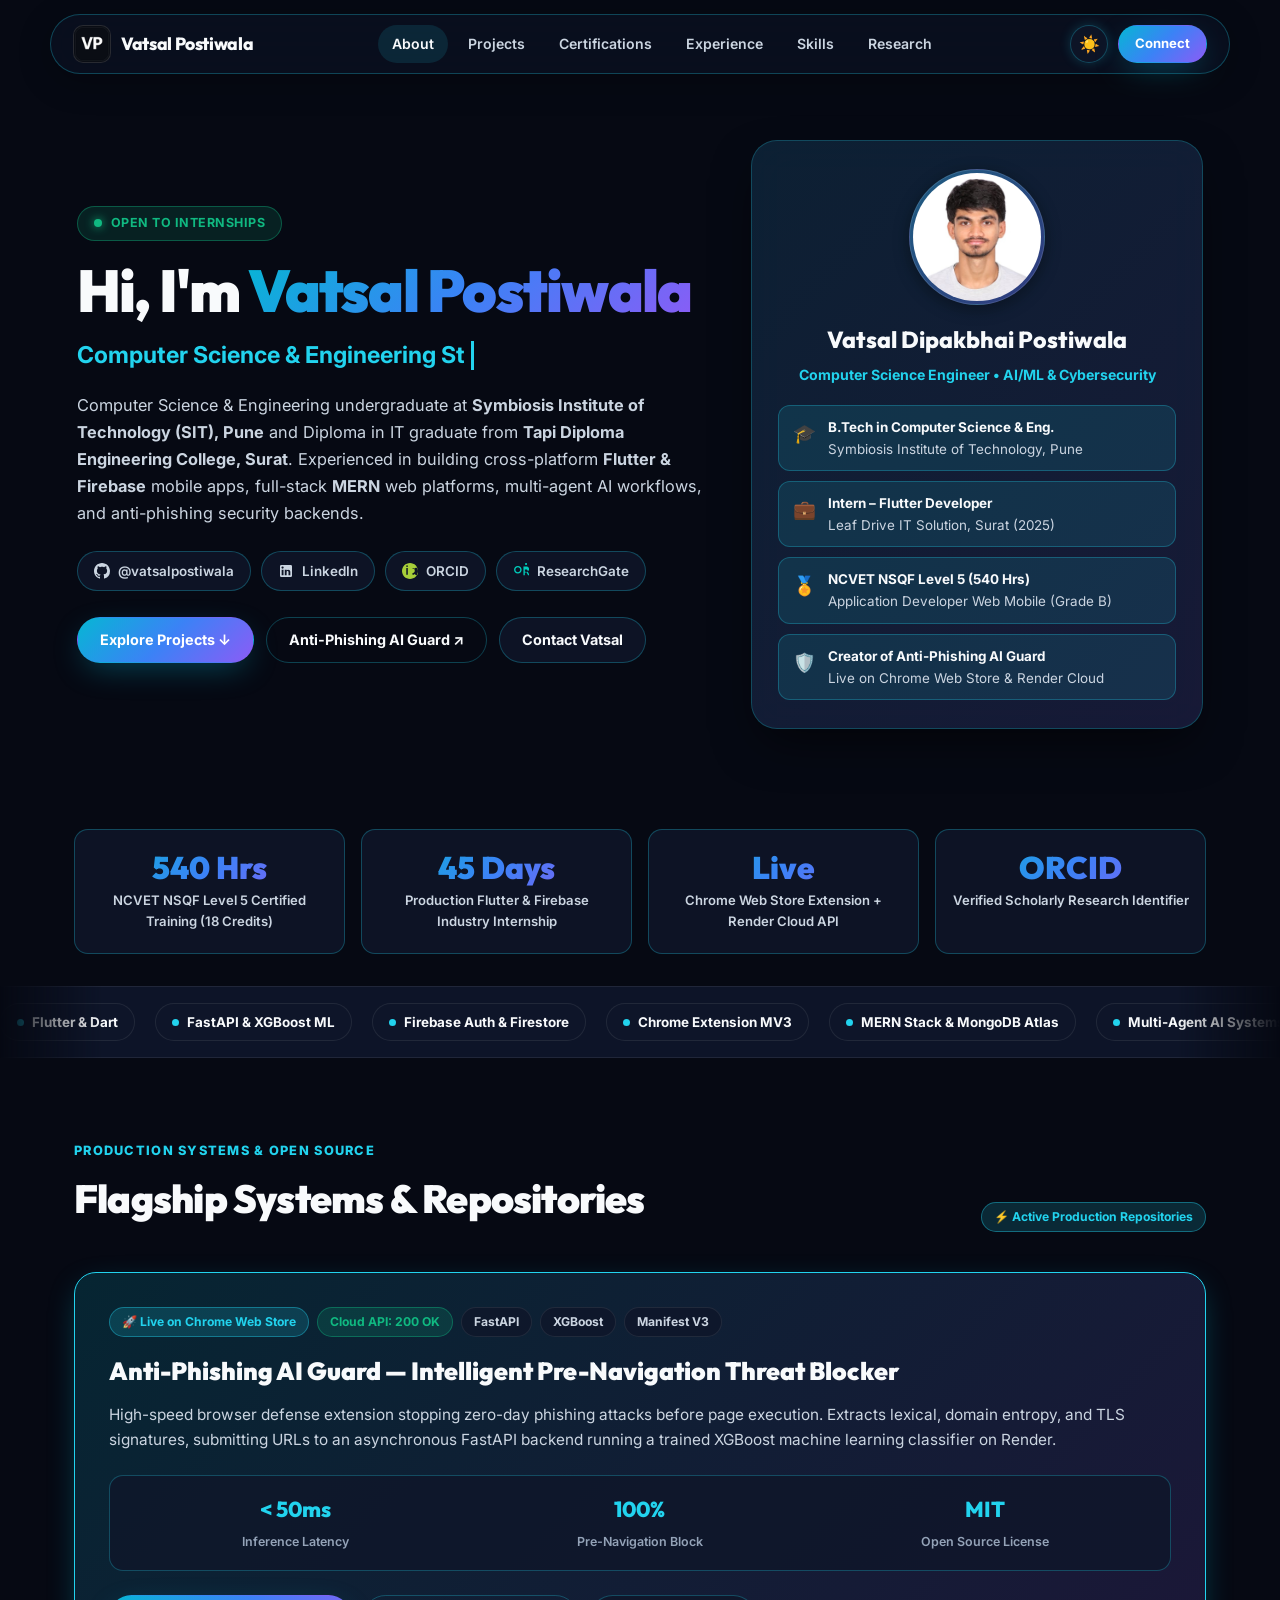
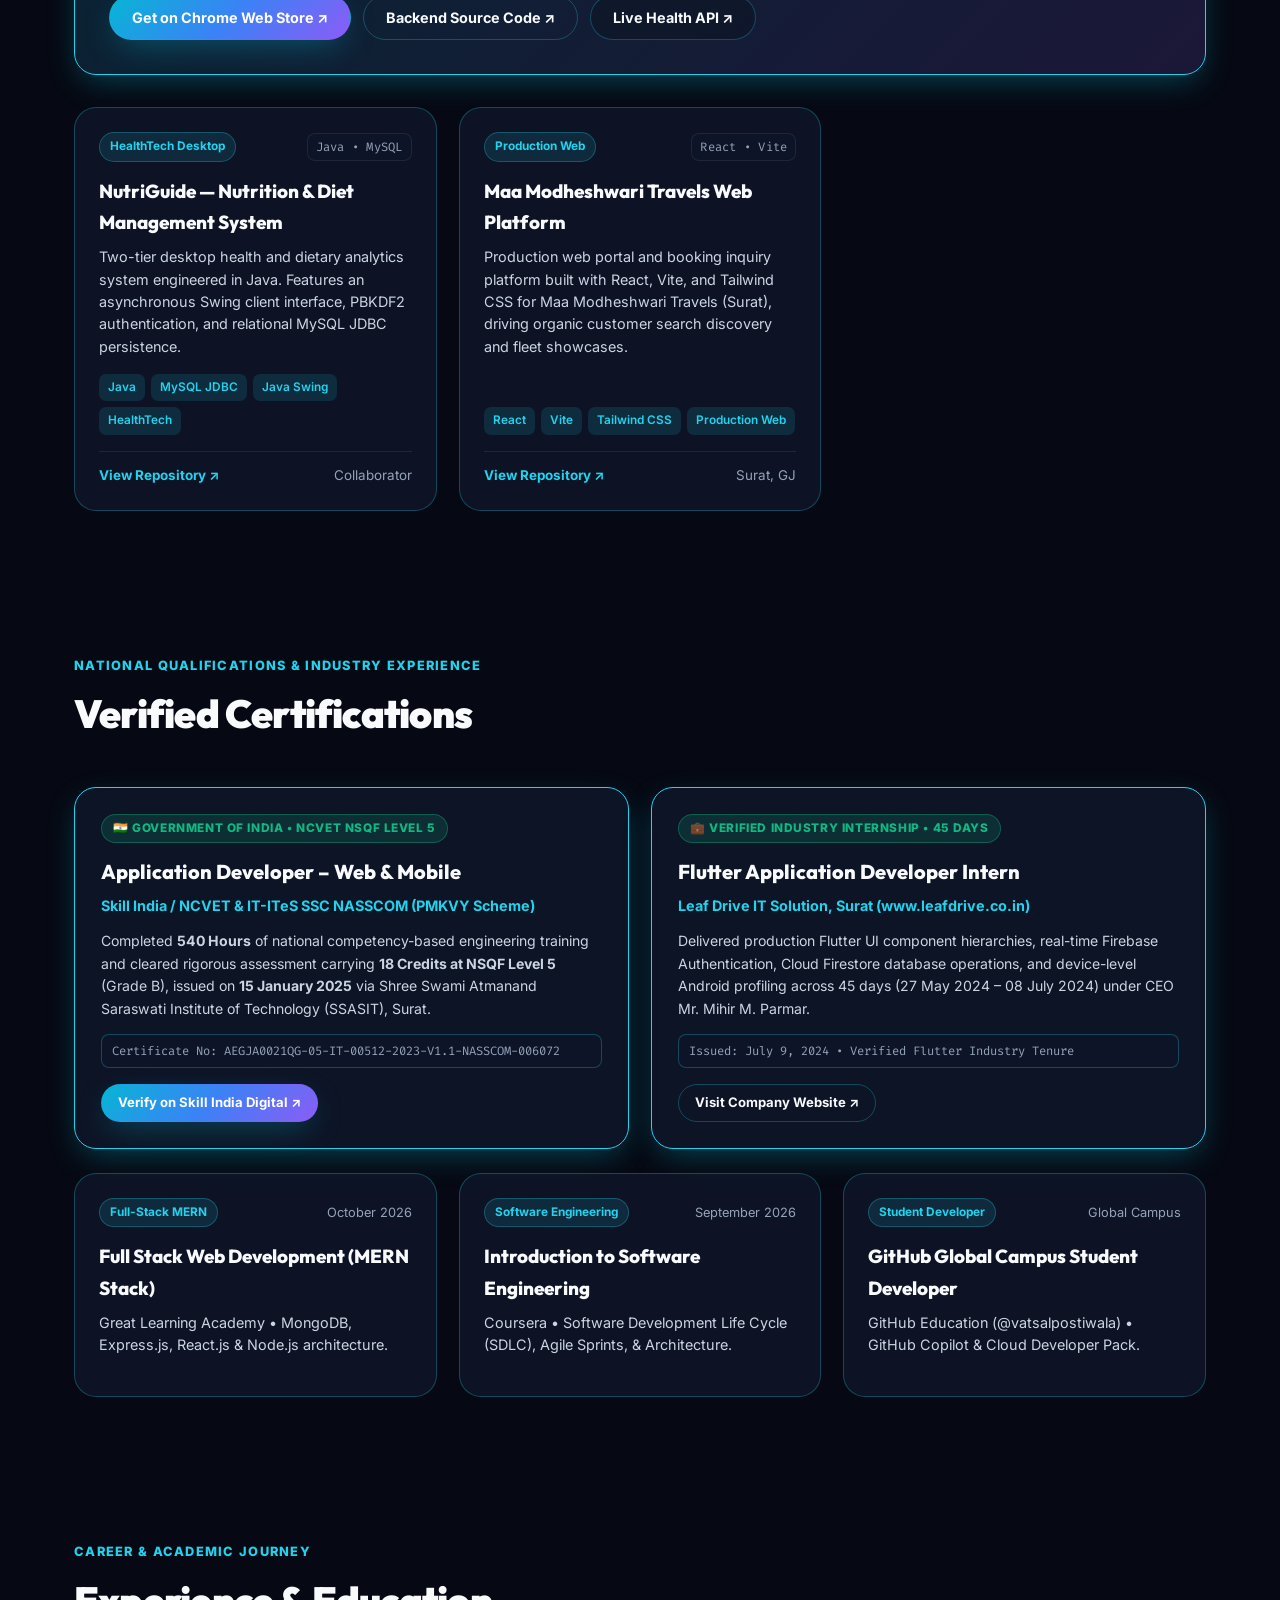
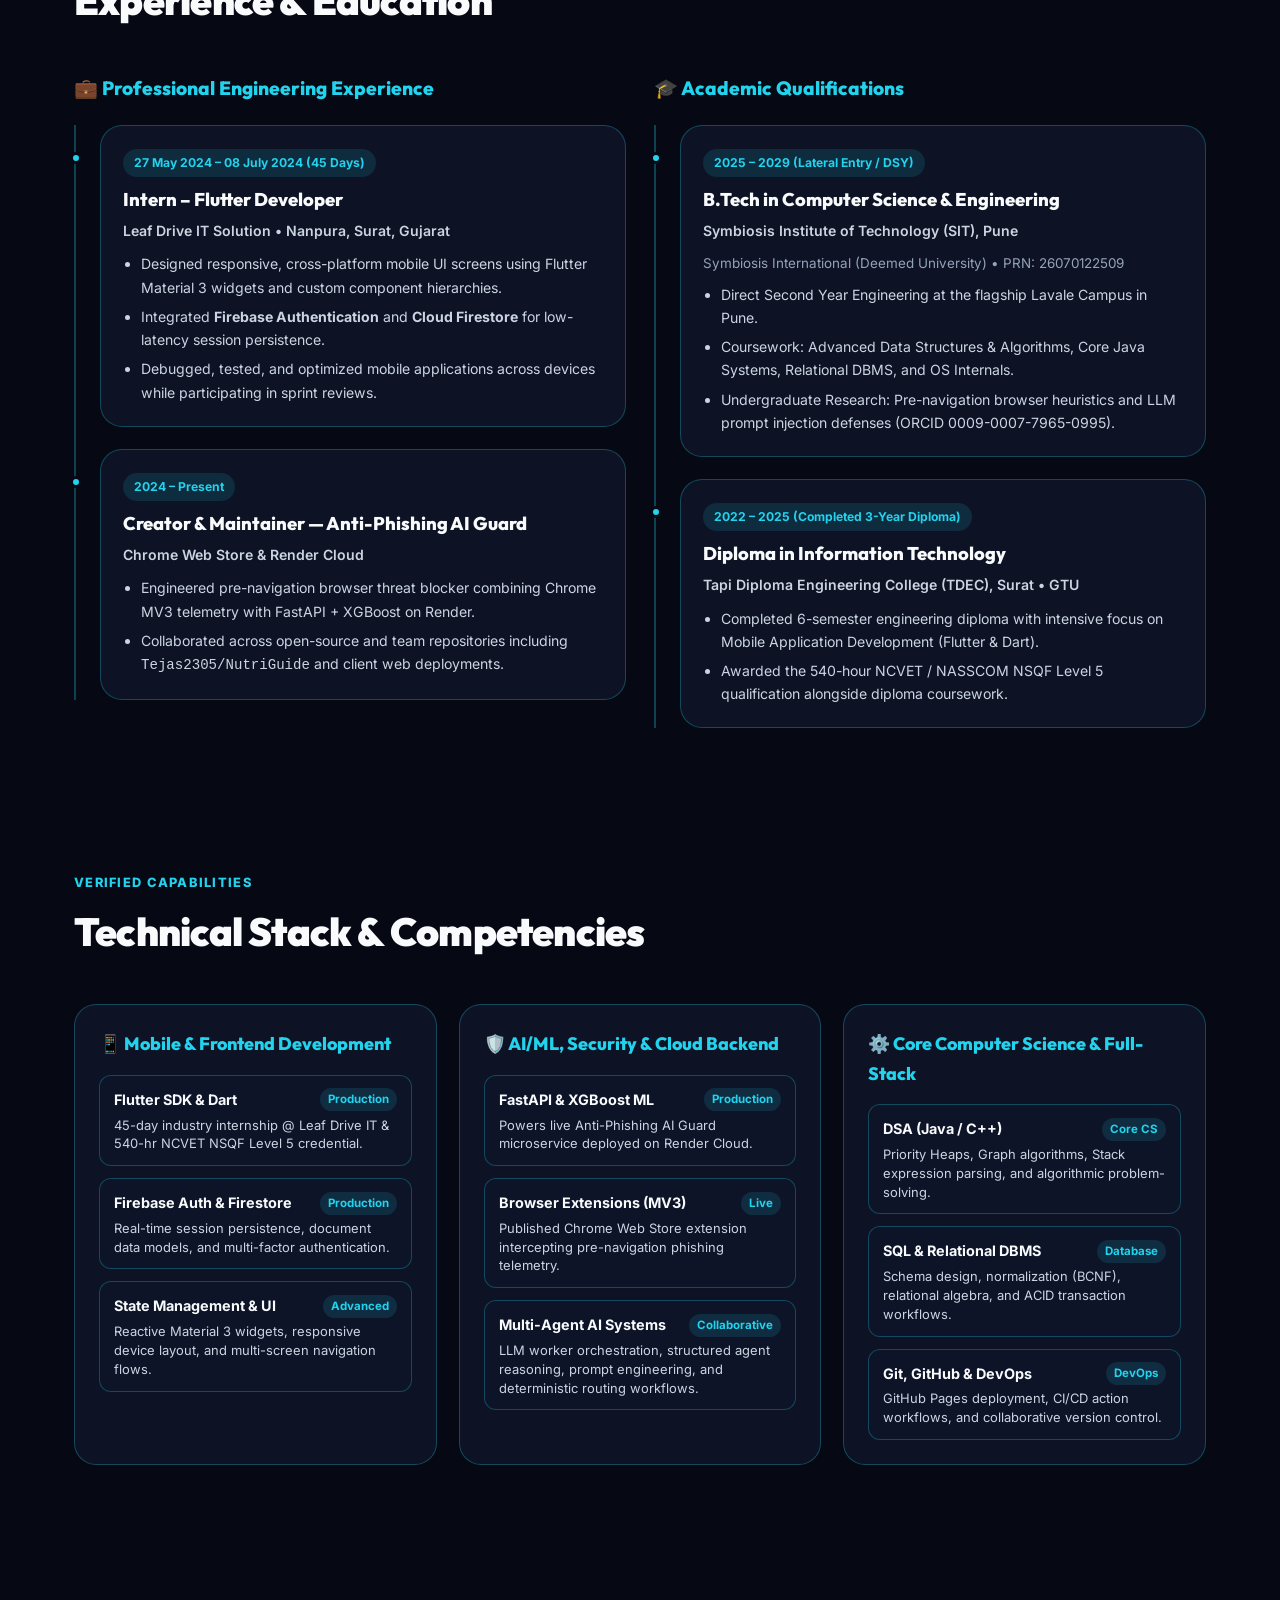
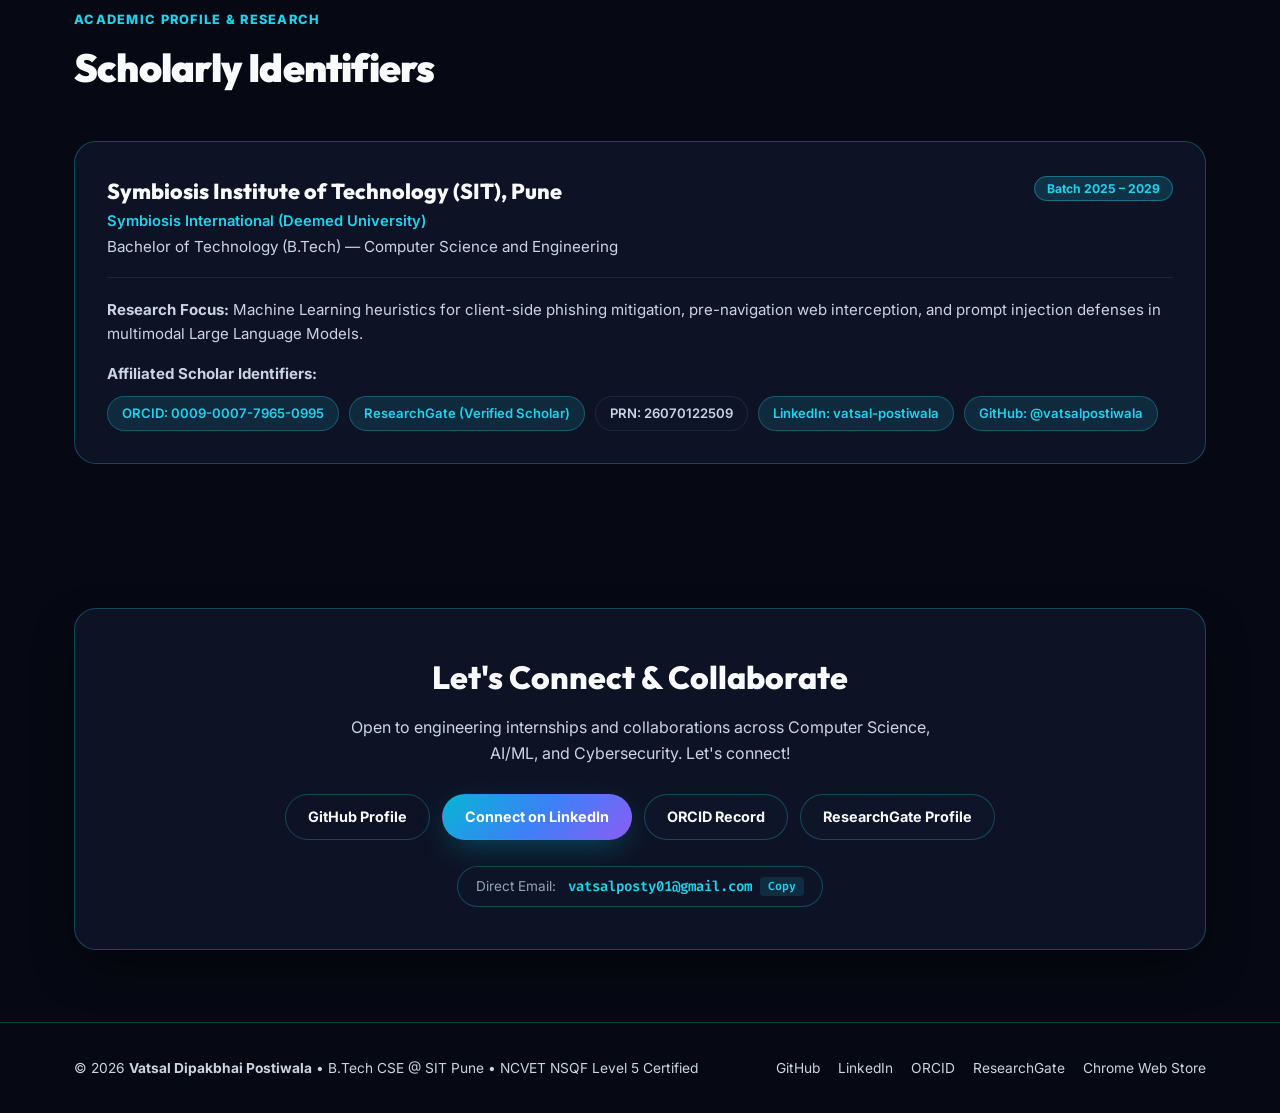
<file: index.html>
<!DOCTYPE html>
<html lang="en">
<head>
  <meta charset="UTF-8" />
  <meta name="viewport" content="width=device-width, initial-scale=1.0" />
  
  <!-- Primary Meta Tags -->
  <title>Vatsal Postiwala | Computer Science Engineer • AI/ML &amp; Cybersecurity</title>
  <meta name="title" content="Vatsal Postiwala | Computer Science Engineer • AI/ML &amp; Cybersecurity" />
  <meta name="description" content="Official engineering portfolio of Vatsal Postiwala (Vatsal Dipakbhai Postiwala). B.Tech CSE at SIT Pune, Creator of Anti-Phishing AI Guard. Open to internships across CSE, AI/ML, and Cybersecurity." />
  <meta name="keywords" content="Vatsal Postiwala, Vatsal Postiwala github, Vatsal Dipakbhai Postiwala, vatsalpostiwala, Computer Science, AI/ML, Cybersecurity, Flutter Developer, Anti-Phishing AI Guard, SIT Pune, Symbiosis Institute of Technology, NCVET NASSCOM NSQF Level 5, Skill India Digital, Leaf Drive IT Solution, ORCID 0009-0007-7965-0995, ResearchGate Vatsal Postiwala" />
  <meta name="author" content="Vatsal Dipakbhai Postiwala" />
  
  <!-- Search Engine Crawlers & Directives -->
  <meta name="robots" content="index, follow, max-snippet:-1, max-image-preview:large, max-video-preview:-1" />
  <meta name="googlebot" content="index, follow, max-snippet:-1, max-image-preview:large, max-video-preview:-1" />
  <meta name="bingbot" content="index, follow, max-snippet:-1, max-image-preview:large, max-video-preview:-1" />
  <meta name="rating" content="general" />
  <meta name="revisit-after" content="2 days" />

  <meta name="google-site-verification" content="google4d880d1636c19c37" />

  <!-- Open Graph / Recruiter Link Preview -->
  <meta property="og:type" content="website" />
  <meta property="og:url" content="https://vatsalpostiwala.github.io/" />
  <meta property="og:title" content="Vatsal Postiwala | Computer Science Engineer • AI/ML &amp; Cybersecurity" />
  <meta property="og:description" content="B.Tech CSE at SIT Pune • Creator of Anti-Phishing AI Guard • Open to internships across CSE, AI/ML, and Cybersecurity." />
  <meta property="og:image" content="https://vatsalpostiwala.github.io/assets/profile.jpg" />
  <meta property="og:image:width" content="800" />
  <meta property="og:image:height" content="800" />

  <!-- Twitter -->
  <meta property="twitter:card" content="summary" />
  <meta property="twitter:url" content="https://vatsalpostiwala.github.io/" />
  <meta property="twitter:title" content="Vatsal Postiwala | Computer Science Engineer • AI/ML &amp; Cybersecurity" />
  <meta property="twitter:description" content="B.Tech CSE at SIT Pune • Creator of Anti-Phishing AI Guard • Open to internships across CSE, AI/ML, and Cybersecurity." />
  <meta property="twitter:image" content="https://vatsalpostiwala.github.io/assets/profile.jpg" />

  <!-- Canonical URL -->
  <link rel="canonical" href="https://vatsalpostiwala.github.io/" />

  <!-- Favicons for Google Search & Modern Browsers -->
  <link rel="icon" type="image/png" sizes="48x48" href="favicon-48x48.png?v=5.0" />
  <link rel="icon" type="image/png" sizes="96x96" href="favicon-96x96.png?v=5.0" />
  <link rel="icon" type="image/png" sizes="192x192" href="favicon-192x192.png?v=5.0" />
  <link rel="icon" type="image/png" sizes="32x32" href="favicon-32x32.png?v=5.0" />
  <link rel="icon" type="image/png" sizes="16x16" href="favicon-16x16.png?v=5.0" />
  <link rel="icon" type="image/svg+xml" href="favicon.svg?v=5.0" />
  <link rel="shortcut icon" href="favicon.ico?v=5.0" />
  <link rel="apple-touch-icon" sizes="180x180" href="apple-touch-icon.png?v=5.0" />

  <!-- Google Fonts -->
  <link rel="preconnect" href="https://fonts.googleapis.com" />
  <link rel="preconnect" href="https://fonts.gstatic.com" crossorigin />
  <link href="https://fonts.googleapis.com/css2?family=Fira+Code:wght@400;500;600&family=Inter:wght@300;400;500;600;700;800&family=Outfit:wght@500;600;700;800;900&display=swap" rel="stylesheet" />

  <link rel="stylesheet" href="style.css?v=5.0" />

  <!-- Structured Data (JSON-LD) for Google Knowledge Graph & People Search -->
  <script type="application/ld+json">
  {
    "@context": "https://schema.org",
    "@graph": [
      {
        "@type": "WebSite",
        "@id": "https://vatsalpostiwala.github.io/#website",
        "url": "https://vatsalpostiwala.github.io/",
        "name": "Vatsal Postiwala Portfolio",
        "description": "Official software engineering portfolio of Vatsal Postiwala (Vatsal Dipakbhai Postiwala).",
        "publisher": {
          "@id": "https://vatsalpostiwala.github.io/#person"
        },
        "inLanguage": "en-US"
      },
      {
        "@type": "ProfilePage",
        "@id": "https://vatsalpostiwala.github.io/#profilepage",
        "url": "https://vatsalpostiwala.github.io/",
        "name": "Vatsal Postiwala | Computer Science Engineer • AI/ML & Cybersecurity",
        "isPartOf": {
          "@id": "https://vatsalpostiwala.github.io/#website"
        },
        "about": {
          "@id": "https://vatsalpostiwala.github.io/#person"
        },
        "mainEntity": {
          "@id": "https://vatsalpostiwala.github.io/#person"
        }
      },
      {
        "@type": "Person",
        "@id": "https://vatsalpostiwala.github.io/#person",
        "name": "Vatsal Postiwala",
        "givenName": "Vatsal",
        "familyName": "Postiwala",
        "additionalName": "Dipakbhai",
        "alternateName": [
          "Vatsal Dipakbhai Postiwala",
          "vatsalpostiwala",
          "Vatsal Postiwala GitHub",
          "Vatsal Postiwala SIT Pune"
        ],
        "url": "https://vatsalpostiwala.github.io",
        "image": {
          "@type": "ImageObject",
          "url": "https://vatsalpostiwala.github.io/assets/profile.jpg",
          "caption": "Vatsal Postiwala — Computer Science Engineer"
        },
        "jobTitle": "Computer Science Engineer | AI/ML & Cybersecurity",
        "description": "B.Tech CSE undergraduate at Symbiosis Institute of Technology (SIT), Pune. Creator of Anti-Phishing AI Guard, Ex-Flutter Intern at Leaf Drive IT Solution, and NCVET NSQF Level 5 Certified Application Developer.",
        "affiliation": {
          "@type": "CollegeOrUniversity",
          "name": "Symbiosis Institute of Technology",
          "url": "https://www.sitpune.edu.in",
          "address": {
            "@type": "PostalAddress",
            "addressLocality": "Pune",
            "addressRegion": "Maharashtra",
            "addressCountry": "India"
          },
          "parentOrganization": {
            "@type": "EducationalOrganization",
            "name": "Symbiosis International (Deemed University)"
          }
        },
        "alumniOf": {
          "@type": "EducationalOrganization",
          "name": "Tapi Diploma Engineering College, Surat"
        },
        "hasCredential": [
          {
            "@type": "EducationalOccupationalCredential",
            "name": "Application Developer - Web & Mobile",
            "credentialCategory": "NSQF Level 5 (540 Hrs, 18 Credits)",
            "recognizedBy": {
              "@type": "Organization",
              "name": "NCVET & IT-ITeS SSC NASSCOM"
            },
            "url": "https://admin.skillindiadigital.gov.in/documentverificationbyQR?content=[base64]%3D%3D"
          }
        ],
        "sameAs": [
          "https://github.com/vatsalpostiwala",
          "https://www.linkedin.com/in/vatsal-postiwala",
          "https://orcid.org/0009-0007-7965-0995",
          "https://www.researchgate.net/profile/Vatsal-Postiwala",
          "https://chromewebstore.google.com/detail/anti-phishing-ai-guard/hacojgdkakkkjlbiakmdnigchjlaikkh"
        ],
        "knowsAbout": [
          "Flutter Development",
          "Dart Programming",
          "Firebase Authentication & Firestore",
          "Machine Learning & XGBoost",
          "Cybersecurity & Pre-Navigation Phishing Detection",
          "FastAPI Backend Development",
          "Chrome Extensions (Manifest V3)",
          "Java & Object-Oriented Programming",
          "Data Structures & Algorithms",
          "Relational DBMS & SQL",
          "Full-Stack Web Development & MongoDB Atlas"
        ]
      }
    ]
  }
  </script>
</head>
<body>
  <!-- Scroll Progress Bar -->
  <div id="scroll-progress"></div>

  <!-- Sticky Glassmorphic Navbar -->
  <header class="navbar" id="navbar">
    <div class="container nav-content">
      <a href="#about" class="nav-brand" id="brandLink">
        <div class="brand-badge"><img src="favicon-48x48.png?v=5.0" alt="VP Logo" class="brand-logo-img" width="38" height="38" /></div>
        <span class="brand-name">Vatsal Postiwala</span>
      </a>

      <nav class="nav-links" id="navLinks" aria-label="Main Navigation">
        <a href="#about" class="nav-item active">About</a>
        <a href="#projects" class="nav-item">Projects</a>
        <a href="#credentials" class="nav-item">Certifications</a>
        <a href="#experience" class="nav-item">Experience</a>
        <a href="#skills" class="nav-item">Skills</a>
        <a href="#research" class="nav-item">Research</a>
      </nav>

      <div class="nav-actions">
        <!-- Dark / Light Mode Toggle Button -->
        <button class="theme-toggle-btn" id="theme-toggle" title="Toggle Dark / Light Theme" aria-label="Toggle Theme">
          <span id="theme-icon">☀️</span>
        </button>

        <a href="#contact" class="btn btn-sm btn-primary nav-connect-btn">Connect</a>

        <!-- Mobile Hamburger Toggle -->
        <button class="mobile-menu-btn" id="mobile-menu-btn" aria-label="Toggle Navigation Menu" aria-expanded="false">
          <span class="hamburger-bar"></span>
          <span class="hamburger-bar"></span>
          <span class="hamburger-bar"></span>
        </button>
      </div>
    </div>
  </header>

  <!-- Mobile Navigation Drawer -->
  <div class="mobile-drawer" id="mobile-drawer" role="dialog" aria-label="Mobile Navigation">
    <a href="#about" class="drawer-link">About Overview</a>
    <a href="#projects" class="drawer-link">Featured Projects</a>
    <a href="#credentials" class="drawer-link">NCVET &amp; Certifications</a>
    <a href="#experience" class="drawer-link">Experience &amp; Education</a>
    <a href="#skills" class="drawer-link">Skills &amp; Architecture</a>
    <a href="#research" class="drawer-link">Research &amp; ORCID</a>
    <a href="#contact" class="drawer-link">Get In Touch</a>
  </div>

  <main id="top">
    <!-- HERO / ABOUT SECTION -->
    <section class="hero-section" id="about">
      <div class="container hero-container">
        <div class="hero-grid">
          <!-- Left Text Content -->
          <div class="hero-text-block reveal visible">
            <div class="status-pill">
              <span class="status-dot"></span>
              <span>Open to Internships</span>
            </div>

            <h1 class="hero-title">
              Hi, I'm <span class="gradient-text">Vatsal Postiwala</span>
            </h1>

            <div class="typewriter-row">
              <span id="typewriter-text">Computer Science &amp; Engineering Student</span>
              <span class="cursor-caret"></span>
            </div>

            <p class="hero-bio">
              Computer Science &amp; Engineering undergraduate at <strong>Symbiosis Institute of Technology (SIT), Pune</strong> and Diploma in IT graduate from <strong>Tapi Diploma Engineering College, Surat</strong>. Experienced in building cross-platform <strong>Flutter &amp; Firebase</strong> mobile apps, full-stack <strong>MERN</strong> web platforms, multi-agent AI workflows, and anti-phishing security backends.
            </p>

            <!-- Verified Profile Badges -->
            <div class="credentials-bar">
              <a href="https://github.com/vatsalpostiwala" target="_blank" rel="noopener" class="credential-pill github-pill" title="GitHub: @vatsalpostiwala">
                <svg class="pill-icon" viewBox="0 0 16 16" fill="currentColor"><path d="M8 0C3.58 0 0 3.58 0 8c0 3.54 2.29 6.53 5.47 7.59.4.07.55-.17.55-.38 0-.19-.01-.82-.01-1.49-2.01.37-2.53-.49-2.69-.94-.09-.23-.48-.94-.82-1.13-.28-.15-.68-.52-.01-.53.63-.01 1.08.58 1.23.82.72 1.21 1.87.87 2.33.66.07-.52.28-.87.51-1.07-1.78-.2-3.64-.89-3.64-3.95 0-.87.31-1.59.82-2.15-.08-.2-.36-1.02.08-2.12 0 0 .67-.21 2.2.82.64-.18 1.32-.27 2-.27.68 0 1.36.09 2 .27 1.53-1.04 2.2-.82 2.2-.82.44 1.1.16 1.92.08 2.12.51.56.82 1.27.82 2.15 0 3.07-1.87 3.75-3.65 3.95.29.25.54.73.54 1.48 0 1.07-.01 1.93-.01 2.2 0 .21.15.46.55.38A8.013 8.013 0 0016 8c0-4.42-3.58-8-8-8z"/></svg>
                <span class="pill-text-desktop">@vatsalpostiwala</span>
                <span class="pill-text-mobile">GitHub</span>
              </a>

              <a href="https://www.linkedin.com/in/vatsal-postiwala" target="_blank" rel="noopener" class="credential-pill linkedin-pill" title="LinkedIn: vatsal-postiwala">
                <svg class="pill-icon" viewBox="0 0 24 24" fill="currentColor"><path d="M19 3a2 2 0 0 1 2 2v14a2 2 0 0 1-2 2H5a2 2 0 0 1-2-2V5a2 2 0 0 1 2-2h14m-.5 15.5v-5.3a3.26 3.26 0 0 0-3.26-3.26c-.85 0-1.84.52-2.28 1.3v-1.11h-2.79v8.37h2.79v-4.93c0-.77.62-1.4 1.39-1.4a1.4 1.4 0 0 1 1.4 1.4v4.93h2.75M6.88 8.56a1.68 1.68 0 0 0 1.68-1.68c0-.93-.75-1.69-1.68-1.69a1.69 1.69 0 0 0-1.69 1.69c0 .93.76 1.68 1.69 1.68m1.39 9.94v-8.37H5.5v8.37h2.77z"/></svg>
                <span>LinkedIn</span>
              </a>

              <a href="https://orcid.org/0009-0007-7965-0995" target="_blank" rel="noopener" class="credential-pill orcid-pill" title="ORCID: 0009-0007-7965-0995">
                <svg class="pill-icon orcid-icon" viewBox="0 0 256 256"><path fill="#A6CE39" d="M128 0C57.3 0 0 57.3 0 128s57.3 128 128 128 128-57.3 128-128S198.7 0 128 0zm-35.3 189.5H68.8V79.2h23.9v110.3zm-11.9-125c-7.7 0-14-6.3-14-14s6.3-14 14-14 14 6.3 14 14-6.3 14-14 14zm110.4 125h-23.7V79.2h23.7v16.3c8.1-12.7 20.3-18.4 35.8-18.4 29.4 0 49.3 22 49.3 56.6 0 35.3-20.9 57.8-50.5 57.8-14.9 0-26.9-5.5-34.6-17.7v15.7zm13.1-66.7c0-21.7-11.6-35.6-28.8-35.6-17.4 0-28.8 14.1-28.8 35.6 0 21.3 11.4 35.4 28.8 35.4 17.2 0 28.8-14.1 28.8-35.4z"/></svg>
                <span>ORCID</span>
              </a>

              <a href="https://www.researchgate.net/profile/Vatsal-Postiwala" target="_blank" rel="noopener" class="credential-pill rg-pill" title="ResearchGate: Vatsal-Postiwala">
                <svg class="pill-icon" viewBox="0 0 24 24" fill="#00CCBB"><path d="M19.586 0c-.818 0-1.479.66-1.479 1.479 0 .82.661 1.479 1.479 1.479.82 0 1.479-.66 1.479-1.479C21.065.66 20.405 0 19.586 0zM7.28 4.417c-3.14 0-5.69 2.55-5.69 5.69 0 3.14 2.55 5.69 5.69 5.69 3.14 0 5.69-2.55 5.69-5.69 0-3.14-2.55-5.69-5.69-5.69zm0 2.057c2.007 0 3.633 1.626 3.633 3.633 0 2.007-1.626 3.633-3.633 3.633-2.007 0-3.633-1.626-3.633-3.633 0-2.007 1.626-3.633 3.633-3.633zm8.384 1.442v10.37h2.057v-5.244h1.968l2.969 5.244h2.463l-3.23-5.597c1.476-.582 2.378-1.922 2.378-3.473 0-2.28-1.802-3.805-4.275-3.805H15.664zm2.057 1.954h2.155c1.332 0 2.22 1.037 2.22 2.127 0 1.19-.888 2.13-2.22 2.13h-2.155V9.87z"/></svg>
                <span>ResearchGate</span>
              </a>
            </div>

            <!-- Call to Actions -->
            <div class="hero-cta">
              <a href="#projects" class="btn btn-primary">Explore Projects ↓</a>
              <a href="https://chromewebstore.google.com/detail/anti-phishing-ai-guard/hacojgdkakkkjlbiakmdnigchjlaikkh" target="_blank" rel="noopener" class="btn btn-outline">Anti-Phishing AI Guard ↗</a>
              <a href="#contact" class="btn btn-secondary">Contact Vatsal</a>
            </div>
          </div>

          <!-- Right Executive Profile Card with Real Photo -->
          <div class="hero-photo-block reveal visible">
            <div class="profile-card">
              <div class="avatar-ring">
                <img src="assets/profile.jpg" alt="Vatsal Dipakbhai Postiwala" class="profile-avatar-img" />
              </div>
              <h2 class="profile-name">Vatsal Dipakbhai Postiwala</h2>
              <p class="profile-subtitle">Computer Science Engineer • AI/ML &amp; Cybersecurity</p>

              <div class="profile-meta-list">
                <div class="meta-item">
                  <span class="meta-icon">🎓</span>
                  <div><strong>B.Tech in Computer Science &amp; Eng.</strong><br/>Symbiosis Institute of Technology, Pune</div>
                </div>
                <div class="meta-item">
                  <span class="meta-icon">💼</span>
                  <div><strong>Intern – Flutter Developer</strong><br/>Leaf Drive IT Solution, Surat (2025)</div>
                </div>
                <div class="meta-item">
                  <span class="meta-icon">🏅</span>
                  <div><strong>NCVET NSQF Level 5 (540 Hrs)</strong><br/>Application Developer Web Mobile (Grade B)</div>
                </div>
                <div class="meta-item">
                  <span class="meta-icon">🛡️</span>
                  <div><strong>Creator of Anti-Phishing AI Guard</strong><br/>Live on Chrome Web Store &amp; Render Cloud</div>
                </div>
              </div>
            </div>
          </div>
        </div>
      </div>
    </section>

    <!-- QUANTIFIED IMPACT STATS -->
    <div class="container">
      <div class="stats-grid reveal">
        <div class="stat-card">
          <div class="stat-number">540 Hrs</div>
          <div class="stat-label">NCVET NSQF Level 5 Certified Training (18 Credits)</div>
        </div>
        <div class="stat-card">
          <div class="stat-number">45 Days</div>
          <div class="stat-label">Production Flutter &amp; Firebase Industry Internship</div>
        </div>
        <div class="stat-card">
          <div class="stat-number">Live</div>
          <div class="stat-label">Chrome Web Store Extension + Render Cloud API</div>
        </div>
        <div class="stat-card">
          <div class="stat-number">ORCID</div>
          <div class="stat-label">Verified Scholarly Research Identifier</div>
        </div>
      </div>
    </div>

    <!-- TECH MARQUEE -->
    <div class="marquee-wrapper reveal" aria-label="Core Technologies Marquee">
      <div class="marquee-track">
        <span class="tech-pill"><span class="tech-dot"></span>Flutter &amp; Dart</span>
        <span class="tech-pill"><span class="tech-dot"></span>FastAPI &amp; XGBoost ML</span>
        <span class="tech-pill"><span class="tech-dot"></span>Firebase Auth &amp; Firestore</span>
        <span class="tech-pill"><span class="tech-dot"></span>Chrome Extension MV3</span>
        <span class="tech-pill"><span class="tech-dot"></span>MERN Stack &amp; MongoDB Atlas</span>
        <span class="tech-pill"><span class="tech-dot"></span>Multi-Agent AI Systems</span>
        <span class="tech-pill"><span class="tech-dot"></span>Core Java &amp; DSA</span>
        <span class="tech-pill"><span class="tech-dot"></span>SQL &amp; Relational DBMS</span>
        <span class="tech-pill"><span class="tech-dot"></span>Render Cloud &amp; Git</span>
        <!-- Duplicate for Infinite Loop -->
        <span class="tech-pill"><span class="tech-dot"></span>Flutter &amp; Dart</span>
        <span class="tech-pill"><span class="tech-dot"></span>FastAPI &amp; XGBoost ML</span>
        <span class="tech-pill"><span class="tech-dot"></span>Firebase Auth &amp; Firestore</span>
        <span class="tech-pill"><span class="tech-dot"></span>Chrome Extension MV3</span>
        <span class="tech-pill"><span class="tech-dot"></span>MERN Stack &amp; MongoDB Atlas</span>
        <span class="tech-pill"><span class="tech-dot"></span>Multi-Agent AI Systems</span>
        <span class="tech-pill"><span class="tech-dot"></span>Core Java &amp; DSA</span>
        <span class="tech-pill"><span class="tech-dot"></span>SQL &amp; Relational DBMS</span>
        <span class="tech-pill"><span class="tech-dot"></span>Render Cloud &amp; Git</span>
      </div>
    </div>

    <!-- FEATURED & OPEN-SOURCE PROJECTS -->
    <section class="section" id="projects">
      <div class="container">
        <div class="section-header">
          <div>
            <span class="section-eyebrow">Production Systems &amp; Open Source</span>
            <h2 class="section-title">Flagship Systems &amp; Repositories</h2>
          </div>
          <div class="filter-bar">
            <span class="badge badge-accent">⚡ Active Production Repositories</span>
          </div>
        </div>

        <!-- Flagship Card: Anti-Phishing AI Guard -->
        <div class="flagship-banner reveal">
          <div>
            <div class="featured-badges">
              <span class="badge badge-accent">🚀 Live on Chrome Web Store</span>
              <span class="badge badge-live">Cloud API: 200 OK</span>
              <span class="badge badge-tech">FastAPI</span>
              <span class="badge badge-tech">XGBoost</span>
              <span class="badge badge-tech">Manifest V3</span>
            </div>

            <h3 class="flagship-title">Anti-Phishing AI Guard — Intelligent Pre-Navigation Threat Blocker</h3>
            <p class="flagship-desc">
              High-speed browser defense extension stopping zero-day phishing attacks before page execution. Extracts lexical, domain entropy, and TLS signatures, submitting URLs to an asynchronous FastAPI backend running a trained XGBoost machine learning classifier on Render.
            </p>

            <div class="featured-highlights">
              <div class="highlight-item">
                <span class="highlight-num">&lt; 50ms</span>
                <span class="highlight-label">Inference Latency</span>
              </div>
              <div class="highlight-item">
                <span class="highlight-num">100%</span>
                <span class="highlight-label">Pre-Navigation Block</span>
              </div>
              <div class="highlight-item">
                <span class="highlight-num">MIT</span>
                <span class="highlight-label">Open Source License</span>
              </div>
            </div>

            <div class="flagship-actions">
              <a href="https://chromewebstore.google.com/detail/anti-phishing-ai-guard/hacojgdkakkkjlbiakmdnigchjlaikkh" target="_blank" rel="noopener" class="btn btn-primary">
                Get on Chrome Web Store ↗
              </a>
              <a href="https://github.com/vatsalpostiwala/anti-phishing-backend" target="_blank" rel="noopener" class="btn btn-outline">
                Backend Source Code ↗
              </a>
              <a href="https://anti-phishing-api.onrender.com/health" target="_blank" rel="noopener" class="btn btn-secondary">
                Live Health API ↗
              </a>
            </div>
          </div>
        </div>

        <!-- Projects Grid -->
        <div class="projects-grid" id="projects-grid">
          <!-- NutriGuide -->
          <article class="project-card reveal" data-category="systems">
            <div>
              <div class="project-top">
                <span class="project-badge">HealthTech Desktop</span>
                <span class="project-tech-meta">Java • MySQL</span>
              </div>
              <h3 class="project-title">
                <a href="https://github.com/Tejas2305/NutriGuide" target="_blank" rel="noopener">NutriGuide — Nutrition &amp; Diet Management System</a>
              </h3>
              <p class="project-desc">
                Two-tier desktop health and dietary analytics system engineered in Java. Features an asynchronous Swing client interface, PBKDF2 authentication, and relational MySQL JDBC persistence.
              </p>
            </div>
            <div>
              <div class="project-tags">
                <span class="tag">Java</span>
                <span class="tag">MySQL JDBC</span>
                <span class="tag">Java Swing</span>
                <span class="tag">HealthTech</span>
              </div>
              <div class="project-links">
                <a href="https://github.com/Tejas2305/NutriGuide" target="_blank" rel="noopener">View Repository ↗</a>
                <span style="color:var(--text-muted);">Collaborator</span>
              </div>
            </div>
          </article>

          <!-- Maa Modheshwari Travels -->
          <article class="project-card reveal" data-category="web">
            <div>
              <div class="project-top">
                <span class="project-badge">Production Web</span>
                <span class="project-tech-meta">React • Vite</span>
              </div>
              <h3 class="project-title">
                <a href="https://github.com/maamodheshwaritravels/maa-modheshwari-travels" target="_blank" rel="noopener">Maa Modheshwari Travels Web Platform</a>
              </h3>
              <p class="project-desc">
                Production web portal and booking inquiry platform built with React, Vite, and Tailwind CSS for Maa Modheshwari Travels (Surat), driving organic customer search discovery and fleet showcases.
              </p>
            </div>
            <div>
              <div class="project-tags">
                <span class="tag">React</span>
                <span class="tag">Vite</span>
                <span class="tag">Tailwind CSS</span>
                <span class="tag">Production Web</span>
              </div>
              <div class="project-links">
                <a href="https://github.com/maamodheshwaritravels/maa-modheshwari-travels" target="_blank" rel="noopener">View Repository ↗</a>
                <span style="color:var(--text-muted);">Surat, GJ</span>
              </div>
            </div>
          </article>

        </div>
      </div>
    </section>

    <!-- VERIFIED CERTIFICATIONS SECTION (SKILL INDIA & LEAF DRIVE) -->
    <section class="section" id="credentials">
      <div class="container">
        <div class="section-header">
          <div>
            <span class="section-eyebrow">National Qualifications &amp; Industry Experience</span>
            <h2 class="section-title">Verified Certifications</h2>
          </div>
        </div>

        <div class="primary-creds-grid">
          <!-- Featured Skill India Card with Direct QR Link -->
          <div class="cred-featured reveal">
            <span class="cred-ribbon">🇮🇳 Government of India • NCVET NSQF Level 5</span>
            <h3 class="cred-title">Application Developer – Web &amp; Mobile</h3>
            <div class="cred-issuer">Skill India / NCVET &amp; IT-ITeS SSC NASSCOM (PMKVY Scheme)</div>
            <p class="cred-details">
              Completed <strong>540 Hours</strong> of national competency-based engineering training and cleared rigorous assessment carrying <strong>18 Credits at NSQF Level 5</strong> (Grade B), issued on <strong>15 January 2025</strong> via Shree Swami Atmanand Saraswati Institute of Technology (SSASIT), Surat.
            </p>
            <div class="cred-id">Certificate No: AEGJA0021QG-05-IT-00512-2023-V1.1-NASSCOM-006072</div>
            <div class="cert-footer-action" style="margin-top:16px;">
              <a href="https://admin.skillindiadigital.gov.in/documentverificationbyQR?content=[base64]%3D%3D" target="_blank" rel="noopener" class="btn btn-sm btn-primary">
                Verify on Skill India Digital ↗
              </a>
            </div>
          </div>

          <!-- Leaf Drive Internship Certificate Card -->
          <div class="cred-featured reveal">
            <span class="cred-ribbon">💼 Verified Industry Internship • 45 Days</span>
            <h3 class="cred-title">Flutter Application Developer Intern</h3>
            <div class="cred-issuer">Leaf Drive IT Solution, Surat (www.leafdrive.co.in)</div>
            <p class="cred-details">
              Delivered production Flutter UI component hierarchies, real-time Firebase Authentication, Cloud Firestore database operations, and device-level Android profiling across 45 days (27 May 2024 – 08 July 2024) under CEO Mr. Mihir M. Parmar.
            </p>
            <div class="cred-id">Issued: July 9, 2024 • Verified Flutter Industry Tenure</div>
            <div class="cert-footer-action" style="margin-top:16px;">
              <a href="https://www.leafdrive.co.in" target="_blank" rel="noopener" class="btn btn-sm btn-outline">
                Visit Company Website ↗
              </a>
            </div>
          </div>
        </div>

        <!-- Secondary Credential Grid -->
        <div class="projects-grid" style="margin-top:22px;">
          <div class="project-card reveal">
            <div class="project-top">
              <span class="project-badge">Full-Stack MERN</span>
              <span style="color:var(--text-muted); font-size:0.8rem;">October 2026</span>
            </div>
            <h4 class="project-title">Full Stack Web Development (MERN Stack)</h4>
            <p class="project-desc">Great Learning Academy • MongoDB, Express.js, React.js &amp; Node.js architecture.</p>
          </div>

          <div class="project-card reveal">
            <div class="project-top">
              <span class="project-badge">Software Engineering</span>
              <span style="color:var(--text-muted); font-size:0.8rem;">September 2026</span>
            </div>
            <h4 class="project-title">Introduction to Software Engineering</h4>
            <p class="project-desc">Coursera • Software Development Life Cycle (SDLC), Agile Sprints, &amp; Architecture.</p>
          </div>

          <div class="project-card reveal">
            <div class="project-top">
              <span class="project-badge">Student Developer</span>
              <span style="color:var(--text-muted); font-size:0.8rem;">Global Campus</span>
            </div>
            <h4 class="project-title">GitHub Global Campus Student Developer</h4>
            <p class="project-desc">GitHub Education (@vatsalpostiwala) • GitHub Copilot &amp; Cloud Developer Pack.</p>
          </div>
        </div>
      </div>
    </section>

    <!-- EXPERIENCE & EDUCATION TIMELINE -->
    <section class="section" id="experience">
      <div class="container">
        <div class="section-header">
          <div>
            <span class="section-eyebrow">Career &amp; Academic Journey</span>
            <h2 class="section-title">Experience &amp; Education</h2>
          </div>
        </div>

        <div class="timeline-grid">
          <!-- Experience Column -->
          <div class="timeline-col reveal">
            <h3>💼 Professional Engineering Experience</h3>
            <div class="timeline">
              <div class="timeline-item">
                <span class="timeline-date">27 May 2024 – 08 July 2024 (45 Days)</span>
                <div class="timeline-role">Intern – Flutter Developer</div>
                <div class="timeline-org">
                  <a href="https://www.leafdrive.co.in" target="_blank" rel="noopener">Leaf Drive IT Solution</a> • Nanpura, Surat, Gujarat
                </div>
                <ul class="timeline-list">
                  <li>Designed responsive, cross-platform mobile UI screens using Flutter Material 3 widgets and custom component hierarchies.</li>
                  <li>Integrated <strong>Firebase Authentication</strong> and <strong>Cloud Firestore</strong> for low-latency session persistence.</li>
                  <li>Debugged, tested, and optimized mobile applications across devices while participating in sprint reviews.</li>
                </ul>
              </div>

              <div class="timeline-item">
                <span class="timeline-date">2024 – Present</span>
                <div class="timeline-role">Creator &amp; Maintainer — Anti-Phishing AI Guard</div>
                <div class="timeline-org">
                  <a href="https://github.com/vatsalpostiwala/anti-phishing-backend" target="_blank" rel="noopener">Chrome Web Store &amp; Render Cloud</a>
                </div>
                <ul class="timeline-list">
                  <li>Engineered pre-navigation browser threat blocker combining Chrome MV3 telemetry with FastAPI + XGBoost on Render.</li>
                  <li>Collaborated across open-source and team repositories including <code>Tejas2305/NutriGuide</code> and client web deployments.</li>
                </ul>
              </div>
            </div>
          </div>

          <!-- Education Column -->
          <div class="timeline-col reveal">
            <h3>🎓 Academic Qualifications</h3>
            <div class="timeline">
              <div class="timeline-item highlight-card">
                <span class="timeline-date">2025 – 2029 (Lateral Entry / DSY)</span>
                <div class="timeline-role">B.Tech in Computer Science &amp; Engineering</div>
                <div class="timeline-org">
                  <a href="https://www.sitpune.edu.in" target="_blank" rel="noopener">Symbiosis Institute of Technology (SIT), Pune</a>
                </div>
                <p style="font-size:0.84rem; color:var(--text-muted); margin-bottom:8px;">Symbiosis International (Deemed University) • PRN: 26070122509</p>
                <ul class="timeline-list">
                  <li>Direct Second Year Engineering at the flagship Lavale Campus in Pune.</li>
                  <li>Coursework: Advanced Data Structures &amp; Algorithms, Core Java Systems, Relational DBMS, and OS Internals.</li>
                  <li>Undergraduate Research: Pre-navigation browser heuristics and LLM prompt injection defenses (ORCID 0009-0007-7965-0995).</li>
                </ul>
              </div>

              <div class="timeline-item">
                <span class="timeline-date">2022 – 2025 (Completed 3-Year Diploma)</span>
                <div class="timeline-role">Diploma in Information Technology</div>
                <div class="timeline-org">
                  Tapi Diploma Engineering College (TDEC), Surat • GTU
                </div>
                <ul class="timeline-list">
                  <li>Completed 6-semester engineering diploma with intensive focus on Mobile Application Development (Flutter &amp; Dart).</li>
                  <li>Awarded the 540-hour NCVET / NASSCOM NSQF Level 5 qualification alongside diploma coursework.</li>
                </ul>
              </div>
            </div>
          </div>
        </div>
      </div>
    </section>

    <!-- EVIDENCE-BACKED SKILLS SECTION -->
    <section class="section" id="skills">
      <div class="container">
        <div class="section-header">
          <div>
            <span class="section-eyebrow">Verified Capabilities</span>
            <h2 class="section-title">Technical Stack &amp; Competencies</h2>
          </div>
        </div>

        <div class="skills-container reveal">
          <div class="skill-group">
            <h3>📱 Mobile &amp; Frontend Development</h3>
            <div class="competency-list">
              <div class="competency-item">
                <div class="competency-head"><span>Flutter SDK &amp; Dart</span><span class="competency-tier">Production</span></div>
                <div class="competency-proof">45-day industry internship @ Leaf Drive IT &amp; 540-hr NCVET NSQF Level 5 credential.</div>
              </div>
              <div class="competency-item">
                <div class="competency-head"><span>Firebase Auth &amp; Firestore</span><span class="competency-tier">Production</span></div>
                <div class="competency-proof">Real-time session persistence, document data models, and multi-factor authentication.</div>
              </div>
              <div class="competency-item">
                <div class="competency-head"><span>State Management &amp; UI</span><span class="competency-tier">Advanced</span></div>
                <div class="competency-proof">Reactive Material 3 widgets, responsive device layout, and multi-screen navigation flows.</div>
              </div>
            </div>
          </div>

          <div class="skill-group">
            <h3>🛡️ AI/ML, Security &amp; Cloud Backend</h3>
            <div class="competency-list">
              <div class="competency-item">
                <div class="competency-head"><span>FastAPI &amp; XGBoost ML</span><span class="competency-tier">Production</span></div>
                <div class="competency-proof">Powers live Anti-Phishing AI Guard microservice deployed on Render Cloud.</div>
              </div>
              <div class="competency-item">
                <div class="competency-head"><span>Browser Extensions (MV3)</span><span class="competency-tier">Live</span></div>
                <div class="competency-proof">Published Chrome Web Store extension intercepting pre-navigation phishing telemetry.</div>
              </div>
              <div class="competency-item">
                <div class="competency-head"><span>Multi-Agent AI Systems</span><span class="competency-tier">Collaborative</span></div>
                <div class="competency-proof">LLM worker orchestration, structured agent reasoning, prompt engineering, and deterministic routing workflows.</div>
              </div>
            </div>
          </div>

          <div class="skill-group">
            <h3>⚙️ Core Computer Science &amp; Full-Stack</h3>
            <div class="competency-list">
              <div class="competency-item">
                <div class="competency-head"><span>DSA (Java / C++)</span><span class="competency-tier">Core CS</span></div>
                <div class="competency-proof">Priority Heaps, Graph algorithms, Stack expression parsing, and algorithmic problem-solving.</div>
              </div>
              <div class="competency-item">
                <div class="competency-head"><span>SQL &amp; Relational DBMS</span><span class="competency-tier">Database</span></div>
                <div class="competency-proof">Schema design, normalization (BCNF), relational algebra, and ACID transaction workflows.</div>
              </div>
              <div class="competency-item">
                <div class="competency-head"><span>Git, GitHub &amp; DevOps</span><span class="competency-tier">DevOps</span></div>
                <div class="competency-proof">GitHub Pages deployment, CI/CD action workflows, and collaborative version control.</div>
              </div>
            </div>
          </div>
        </div>
      </div>
    </section>

    <!-- RESEARCH & SCHOLARLY IDENTIFIERS -->
    <section class="section" id="research">
      <div class="container">
        <div class="section-header">
          <div>
            <span class="section-eyebrow">Academic Profile &amp; Research</span>
            <h2 class="section-title">Scholarly Identifiers</h2>
          </div>
        </div>

        <div class="academic-card reveal">
          <div class="academic-header">
            <div>
              <h3 class="academic-inst">Symbiosis Institute of Technology (SIT), Pune</h3>
              <p class="academic-parent">Symbiosis International (Deemed University)</p>
              <p class="academic-degree">Bachelor of Technology (B.Tech) — Computer Science and Engineering</p>
            </div>
            <div class="academic-batch">
              <span class="badge badge-accent">Batch 2025 – 2029</span>
            </div>
          </div>
          
          <div class="academic-details">
            <div class="academic-point">
              <strong>Research Focus:</strong> Machine Learning heuristics for client-side phishing mitigation, pre-navigation web interception, and prompt injection defenses in multimodal Large Language Models.
            </div>
            <div class="academic-point">
              <strong>Affiliated Scholar Identifiers:</strong>
              <div class="research-id-list">
                <a href="https://orcid.org/0009-0007-7965-0995" target="_blank" rel="noopener" class="research-id-pill">
                  ORCID: 0009-0007-7965-0995
                </a>
                  <a href="https://www.researchgate.net/profile/Vatsal-Postiwala" target="_blank" rel="noopener" class="research-id-pill">
                    ResearchGate (Verified Scholar)
                  </a>
                <span class="research-id-pill neutral-pill">
                  PRN: 26070122509
                </span>
                <a href="https://www.linkedin.com/in/vatsal-postiwala" target="_blank" rel="noopener" class="research-id-pill">
                  LinkedIn: vatsal-postiwala
                </a>
                <a href="https://github.com/vatsalpostiwala" target="_blank" rel="noopener" class="research-id-pill">
                  GitHub: @vatsalpostiwala
                </a>
              </div>
            </div>
          </div>
        </div>
      </div>
    </section>

    <!-- CONTACT SECTION -->
    <section class="section" id="contact">
      <div class="container">
        <div class="contact-box reveal">
          <h2 class="contact-heading">Let's Connect &amp; Collaborate</h2>
          <p class="contact-subtext">
            Open to engineering internships and collaborations across Computer Science, AI/ML, and Cybersecurity. Let's connect!
          </p>
          
          <div class="contact-links">
            <a href="https://github.com/vatsalpostiwala" target="_blank" rel="noopener" class="btn btn-outline">
              GitHub Profile
            </a>
            <a href="https://www.linkedin.com/in/vatsal-postiwala" target="_blank" rel="noopener" class="btn btn-primary">
              Connect on LinkedIn
            </a>
            <a href="https://orcid.org/0009-0007-7965-0995" target="_blank" rel="noopener" class="btn btn-secondary">
              ORCID Record
            </a>
              <a href="https://www.researchgate.net/profile/Vatsal-Postiwala" target="_blank" rel="noopener" class="btn btn-secondary">
                ResearchGate Profile
              </a>
          </div>

          <div class="contact-direct">
            <span class="contact-label">Direct Email:</span>
            <button class="copy-email-btn" id="copyEmailBtn" data-email="vatsalposty01@gmail.com" title="Click to copy email">
              <span id="emailText">vatsalposty01@gmail.com</span>
              <span class="copy-hint" id="copyHint">Copy</span>
            </button>
          </div>
        </div>
      </div>
    </section>
  </main>

  <!-- Footer -->
  <footer class="footer">
    <div class="container footer-content">
      <p>© 2026 <strong>Vatsal Dipakbhai Postiwala</strong> • B.Tech CSE @ SIT Pune • NCVET NSQF Level 5 Certified</p>
      <div class="footer-links">
        <a href="https://github.com/vatsalpostiwala" target="_blank" rel="noopener">GitHub</a>
        <a href="https://www.linkedin.com/in/vatsal-postiwala" target="_blank" rel="noopener">LinkedIn</a>
        <a href="https://orcid.org/0009-0007-7965-0995" target="_blank" rel="noopener">ORCID</a>
          <a href="https://www.researchgate.net/profile/Vatsal-Postiwala" target="_blank" rel="noopener">ResearchGate</a>
        <a href="https://chromewebstore.google.com/detail/anti-phishing-ai-guard/hacojgdkakkkjlbiakmdnigchjlaikkh" target="_blank" rel="noopener">Chrome Web Store</a>
      </div>
    </div>
  </footer>

  <script src="script.js?v=4.0"></script>
</body>
</html>
</file>
<file: style.css>
/* ==========================================================================
   Design Tokens & CSS Variables (Dark & Light Mode)
   ========================================================================== */
:root {
  --bg-primary: #060913;
  --bg-secondary: #0d1428;
  --bg-card: rgba(15, 23, 42, 0.82);
  --bg-card-hover: rgba(24, 34, 60, 0.92);
  --bg-glass: rgba(10, 16, 32, 0.82);
  --bg-pill: rgba(34, 211, 238, 0.12);
  
  --text-primary: #f8fafc;
  --text-secondary: #cbd5e1; /* WCAG AA >= 9.8:1 */
  --text-muted: #94a3b8;     /* WCAG AA >= 5.5:1 */
  
  --accent-cyan: #22d3ee;
  --accent-blue: #3b82f6;
  --accent-indigo: #6366f1;
  --accent-purple: #a855f7;
  --accent-emerald: #10b981;
  --accent-amber: #f59e0b;
  --accent-gold: #fbbf24;
  
  --border-subtle: rgba(255, 255, 255, 0.08);
  --border-glow: rgba(34, 211, 238, 0.28);
  --border-hover: rgba(34, 211, 238, 0.55);
  
  --gradient-main: linear-gradient(135deg, #06b6d4 0%, #3b82f6 50%, #8b5cf6 100%);
  --gradient-subtle: linear-gradient(135deg, rgba(6, 182, 212, 0.16), rgba(139, 92, 246, 0.16));
  --gradient-gold: linear-gradient(135deg, rgba(251, 191, 36, 0.18) 0%, rgba(245, 158, 11, 0.08) 100%);
  
  --shadow-neon: 0 10px 32px -8px rgba(6, 182, 212, 0.4);
  --shadow-card: 0 20px 48px -12px rgba(0, 0, 0, 0.6);
  
  --font-main: 'Inter', -apple-system, BlinkMacSystemFont, 'Segoe UI', Roboto, sans-serif;
  --font-heading: 'Outfit', sans-serif;
  --font-mono: 'Fira Code', monospace;
  
  --radius-sm: 8px;
  --radius-md: 14px;
  --radius-lg: 22px;
  --radius-full: 9999px;
  
  --transition-smooth: all 0.3s cubic-bezier(0.16, 1, 0.3, 1);
}

[data-theme="light"] {
  --bg-primary: #f8fafc;
  --bg-secondary: #eef2ff;
  --bg-card: rgba(255, 255, 255, 0.94);
  --bg-card-hover: rgba(241, 245, 249, 0.98);
  --bg-glass: rgba(255, 255, 255, 0.88);
  --bg-pill: rgba(2, 132, 199, 0.1);
  
  --text-primary: #0f172a;
  --text-secondary: #1e293b;
  --text-muted: #475569;
  
  --accent-cyan: #0284c7;
  --accent-blue: #2563eb;
  --accent-indigo: #4f46e5;
  --accent-purple: #7c3aed;
  --accent-emerald: #059669;
  --accent-amber: #d97706;
  --accent-gold: #b45309;
  
  --border-subtle: rgba(0, 0, 0, 0.08);
  --border-glow: rgba(37, 99, 235, 0.24);
  --border-hover: rgba(37, 99, 235, 0.45);
  
  --gradient-main: linear-gradient(135deg, #0284c7 0%, #2563eb 50%, #7c3aed 100%);
  --gradient-subtle: linear-gradient(135deg, rgba(2, 132, 199, 0.1), rgba(124, 58, 237, 0.1));
  --gradient-gold: linear-gradient(135deg, rgba(217, 119, 6, 0.12) 0%, rgba(245, 158, 11, 0.05) 100%);
  
  --shadow-neon: 0 10px 28px -8px rgba(37, 99, 235, 0.22);
  --shadow-card: 0 16px 36px -10px rgba(0, 0, 0, 0.1);
}

/* ==========================================================================
   Reset & Base Styles with Smooth Scrolling Offset
   ========================================================================== */
*, *::before, *::after {
  box-sizing: border-box;
  margin: 0;
  padding: 0;
}

html {
  scroll-behavior: smooth;
  scroll-padding-top: 88px; /* Prevents fixed navbar from overlapping anchor content */
  font-family: var(--font-main);
  background-color: var(--bg-primary);
  color: var(--text-primary);
  line-height: 1.65;
  overflow-x: hidden;
}

body {
  overflow-x: hidden;
  position: relative;
  min-height: 100vh;
  background-color: var(--bg-primary);
  transition: background-color 0.35s ease, color 0.35s ease;
}

a {
  color: inherit;
  text-decoration: none;
  transition: var(--transition-smooth);
}

.container {
  max-width: 1180px;
  margin: 0 auto;
  padding: 0 1.5rem;
}

/* Scroll Offset for all Sections */
section, .hero-section {
  scroll-margin-top: 88px;
}

/* Scroll Progress Bar */
#scroll-progress {
  position: fixed;
  top: 0;
  left: 0;
  height: 3px;
  width: 0%;
  background: var(--gradient-main);
  z-index: 9999;
  box-shadow: 0 0 12px var(--accent-cyan);
  transition: width 0.1s linear;
}

/* Background and Layout Clean Engine */
.cursor-glow,
#bg-canvas,
.glow-orb {
  display: none !important;
}

/* ==========================================================================
   Header & Navigation
   ========================================================================== */
.navbar {
  position: fixed;
  top: 14px;
  left: 50%;
  transform: translateX(-50%);
  width: min(1180px, 94vw);
  z-index: 1000;
  background: var(--bg-glass);
  backdrop-filter: blur(18px);
  -webkit-backdrop-filter: blur(18px);
  border: 1px solid var(--border-glow);
  border-radius: var(--radius-full);
  padding: 10px 22px;
  box-shadow: 0 8px 32px rgba(0, 0, 0, 0.25);
  transition: var(--transition-smooth);
}

.nav-content {
  display: flex;
  align-items: center;
  justify-content: space-between;
  padding: 0;
}

.nav-brand {
  display: flex;
  align-items: center;
  gap: 10px;
  font-family: var(--font-heading);
  font-weight: 800;
  font-size: 1.1rem;
  letter-spacing: -0.02em;
}

.brand-badge {
  width: 38px;
  height: 38px;
  border-radius: 10px;
  overflow: hidden;
  background: #0a0d14;
  border: 1px solid rgba(255, 255, 255, 0.12);
  display: grid;
  place-items: center;
  transition: transform 0.2s ease, border-color 0.2s ease;
  flex-shrink: 0;
}

.brand-logo-img {
  width: 100%;
  height: 100%;
  object-fit: cover;
  display: block;
}

.nav-brand:hover .brand-badge {
  transform: scale(1.04);
  border-color: rgba(255, 255, 255, 0.28);
}

.nav-name {
  font-size: 1.05rem;
}

.nav-links {
  display: flex;
  align-items: center;
  gap: 6px;
}

.nav-item {
  color: var(--text-secondary);
  font-size: 0.88rem;
  font-weight: 600;
  padding: 7px 14px;
  border-radius: var(--radius-full);
  transition: var(--transition-smooth);
}

.nav-item:hover, .nav-item.active {
  color: var(--text-primary);
  background: var(--bg-pill);
}

.nav-actions {
  display: flex;
  align-items: center;
  gap: 10px;
}

/* Theme Toggle Button (Matches Image 3) */
.theme-toggle-btn {
  width: 38px;
  height: 38px;
  border-radius: 50%;
  border: 1px solid var(--border-glow);
  background: var(--bg-card);
  color: var(--text-primary);
  cursor: pointer;
  display: grid;
  place-items: center;
  font-size: 1.05rem;
  box-shadow: 0 0 12px rgba(34, 211, 238, 0.2);
  transition: var(--transition-smooth);
}

.theme-toggle-btn:hover {
  border-color: var(--accent-cyan);
  transform: rotate(18deg) scale(1.08);
  box-shadow: var(--shadow-neon);
}

.nav-connect-btn {
  display: inline-flex;
}

.mobile-menu-btn {
  display: none;
  background: var(--bg-card);
  border: 1px solid var(--border-glow);
  border-radius: 10px;
  width: 38px;
  height: 38px;
  cursor: pointer;
  flex-direction: column;
  justify-content: center;
  align-items: center;
  gap: 4px;
  padding: 6px;
}

.hamburger-bar {
  display: block;
  width: 18px;
  height: 2px;
  background: var(--text-primary);
  border-radius: 2px;
  transition: var(--transition-smooth);
}

/* Mobile Navigation Drawer */
.mobile-drawer {
  display: none;
  position: fixed;
  top: 76px;
  left: 3vw;
  right: 3vw;
  background: var(--bg-card);
  backdrop-filter: blur(22px);
  -webkit-backdrop-filter: blur(22px);
  border: 1px solid var(--border-glow);
  border-radius: var(--radius-lg);
  padding: 20px;
  z-index: 999;
  box-shadow: var(--shadow-card);
}

.mobile-drawer.open {
  display: grid;
  gap: 8px;
}

.drawer-link {
  color: var(--text-primary);
  font-weight: 700;
  font-size: 0.95rem;
  padding: 12px 16px;
  border-radius: var(--radius-md);
  background: var(--bg-pill);
}

/* ==========================================================================
   Hero Section (Matches Image 2)
   ========================================================================== */
.hero-section {
  padding: 140px 0 72px;
  min-height: 85vh;
  display: flex;
  align-items: center;
}

.hero-grid {
  display: grid;
  grid-template-columns: 1.28fr 0.92fr;
  gap: 44px;
  align-items: center;
}

.status-pill {
  display: inline-flex;
  align-items: center;
  gap: 9px;
  padding: 6px 16px;
  border-radius: var(--radius-full);
  background: rgba(16, 185, 129, 0.14);
  border: 1px solid rgba(16, 185, 129, 0.38);
  color: var(--accent-emerald);
  font-size: 0.78rem;
  font-weight: 700;
  letter-spacing: 0.04em;
  text-transform: uppercase;
  margin-bottom: 18px;
}

.status-dot {
  width: 8px;
  height: 8px;
  border-radius: 50%;
  background: var(--accent-emerald);
  box-shadow: 0 0 10px var(--accent-emerald);
  animation: pulse-dot 1.8s infinite;
}

@keyframes pulse-dot {
  0%, 100% { opacity: 1; transform: scale(1); }
  50% { opacity: 0.45; transform: scale(1.3); }
}

.hero-title {
  font-family: var(--font-heading);
  font-size: clamp(2.35rem, 4.6vw, 3.85rem);
  font-weight: 900;
  line-height: 1.08;
  letter-spacing: -0.03em;
  margin-bottom: 14px;
}

.gradient-text {
  background: var(--gradient-main);
  -webkit-background-clip: text;
  -webkit-text-fill-color: transparent;
}

.typewriter-row {
  font-size: clamp(1.1rem, 2vw, 1.45rem);
  font-weight: 700;
  color: var(--accent-cyan);
  min-height: 2.1rem;
  display: flex;
  align-items: center;
  gap: 6px;
  margin-bottom: 18px;
}

.cursor-caret {
  display: inline-block;
  width: 3px;
  height: 1.25em;
  background: var(--accent-cyan);
  animation: caret-blink 0.85s infinite;
}

@keyframes caret-blink {
  0%, 100% { opacity: 1; }
  50% { opacity: 0; }
}

.hero-bio {
  font-size: 1.02rem;
  color: var(--text-secondary);
  line-height: 1.65;
  max-width: 630px;
  margin-bottom: 24px;
}

.credentials-bar {
  display: flex;
  flex-wrap: wrap;
  gap: 10px;
  margin-bottom: 26px;
}

.credential-pill {
  display: inline-flex;
  align-items: center;
  gap: 8px;
  padding: 8px 16px;
  border-radius: var(--radius-full);
  background: var(--bg-card);
  border: 1px solid var(--border-glow);
  color: var(--text-secondary);
  font-size: 0.84rem;
  font-weight: 600;
  transition: var(--transition-smooth);
}

.credential-pill:hover {
  transform: translateY(-2px);
  color: var(--text-primary);
  border-color: var(--accent-cyan);
  box-shadow: var(--shadow-neon);
}

.pill-icon {
  width: 16px;
  height: 16px;
}

.hero-cta {
  display: flex;
  flex-wrap: wrap;
  gap: 12px;
}

/* 3D Profile Card with Profile Picture */
.hero-photo-block {
  perspective: 1200px;
}

.profile-card {
  background: var(--bg-card);
  backdrop-filter: blur(20px);
  -webkit-backdrop-filter: blur(20px);
  border: 1px solid var(--border-glow);
  border-radius: 26px;
  padding: 28px 26px;
  box-shadow: var(--shadow-card);
  position: relative;
  overflow: hidden;
  transform-style: preserve-3d;
  transition: transform 0.2s ease-out, border-color 0.3s ease;
}

.profile-card::before {
  content: "";
  position: absolute;
  inset: -1px;
  background: var(--gradient-subtle);
  border-radius: var(--radius-lg);
  z-index: -1;
  opacity: 0.5;
}

.avatar-ring {
  width: 136px;
  height: 136px;
  border-radius: 50%;
  padding: 3px;
  background: linear-gradient(135deg, rgba(56, 189, 248, 0.4), rgba(99, 102, 241, 0.4));
  margin: 0 auto 16px;
  box-shadow: 0 4px 16px rgba(0, 0, 0, 0.35);
  border: 1px solid rgba(255, 255, 255, 0.12);
}

.profile-avatar-img {
  width: 100%;
  height: 100%;
  border-radius: 50%;
  object-fit: cover;
  display: block;
  background: #fff;
}

.profile-name {
  font-family: var(--font-heading);
  text-align: center;
  font-size: 1.45rem;
  font-weight: 800;
  margin-bottom: 4px;
}

.profile-subtitle {
  text-align: center;
  color: var(--accent-cyan);
  font-size: 0.88rem;
  font-weight: 700;
  margin-bottom: 18px;
}

.profile-meta-list {
  display: grid;
  gap: 10px;
}

.meta-item {
  display: flex;
  align-items: flex-start;
  gap: 12px;
  padding: 10px 14px;
  border-radius: 12px;
  background: var(--bg-pill);
  border: 1px solid var(--border-glow);
  font-size: 0.84rem;
  color: var(--text-secondary);
}

.meta-icon {
  font-size: 1.15rem;
  flex-shrink: 0;
  padding-top: 2px;
}

.meta-item strong {
  color: var(--text-primary);
}

/* ==========================================================================
   Quantified Impact Stats
   ========================================================================== */
.stats-grid {
  display: grid;
  grid-template-columns: repeat(4, 1fr);
  gap: 16px;
  margin-top: 28px;
}

.stat-card {
  background: var(--bg-card);
  border: 1px solid var(--border-glow);
  border-radius: var(--radius-md);
  padding: 20px 16px;
  text-align: center;
  transition: var(--transition-smooth);
}

.stat-card:hover {
  transform: translateY(-4px);
  border-color: var(--accent-cyan);
  box-shadow: var(--shadow-neon);
}

.stat-number {
  font-family: var(--font-heading);
  font-size: 1.95rem;
  font-weight: 900;
  background: var(--gradient-main);
  -webkit-background-clip: text;
  -webkit-text-fill-color: transparent;
  line-height: 1.15;
  margin-bottom: 4px;
}

.stat-label {
  font-size: 0.82rem;
  color: var(--text-secondary);
  font-weight: 600;
}

/* ==========================================================================
   Infinite Marquee
   ========================================================================== */
.marquee-wrapper {
  overflow: hidden;
  padding: 16px 0;
  margin: 32px 0 10px;
  border-top: 1px solid var(--border-subtle);
  border-bottom: 1px solid var(--border-subtle);
  background: var(--bg-secondary);
  mask-image: linear-gradient(to right, transparent 0%, black 8%, black 92%, transparent 100%);
  -webkit-mask-image: linear-gradient(to right, transparent 0%, black 8%, black 92%, transparent 100%);
}

.marquee-track {
  display: flex;
  gap: 20px;
  width: max-content;
  animation: marquee-scroll 32s linear infinite;
}

.marquee-track:hover {
  animation-play-state: paused;
}

@keyframes marquee-scroll {
  0% { transform: translateX(0); }
  100% { transform: translateX(-50%); }
}

.tech-pill {
  display: inline-flex;
  align-items: center;
  gap: 8px;
  padding: 7px 16px;
  border-radius: var(--radius-full);
  background: var(--bg-card);
  border: 1px solid var(--border-subtle);
  font-weight: 700;
  font-size: 0.84rem;
  color: var(--text-primary);
  white-space: nowrap;
}

.tech-dot {
  width: 7px;
  height: 7px;
  border-radius: 50%;
  background: var(--accent-cyan);
}

/* ==========================================================================
   Section Headers & Common Buttons
   ========================================================================== */
.section {
  padding: 72px 0;
}

.section-header {
  margin-bottom: 40px;
  display: flex;
  justify-content: space-between;
  align-items: flex-end;
  flex-wrap: wrap;
  gap: 16px;
}

.section-eyebrow {
  font-size: 0.8rem;
  font-weight: 800;
  text-transform: uppercase;
  letter-spacing: 0.1em;
  color: var(--accent-cyan);
  margin-bottom: 6px;
  display: block;
}

.section-title {
  font-family: var(--font-heading);
  font-size: clamp(1.8rem, 3.2vw, 2.45rem);
  font-weight: 900;
  letter-spacing: -0.02em;
}

.btn {
  display: inline-flex;
  align-items: center;
  justify-content: center;
  gap: 8px;
  padding: 10px 22px;
  border-radius: var(--radius-full);
  font-size: 0.9rem;
  font-weight: 700;
  cursor: pointer;
  border: 1px solid transparent;
  transition: var(--transition-smooth);
}

.btn-primary {
  background: var(--gradient-main);
  color: #fff;
  box-shadow: var(--shadow-neon);
}

.btn-primary:hover {
  transform: translateY(-2px);
  box-shadow: 0 14px 36px -8px rgba(6, 182, 212, 0.55);
}

.btn-secondary {
  background: var(--bg-card);
  color: var(--text-primary);
  border-color: var(--border-glow);
}

.btn-secondary:hover {
  border-color: var(--accent-cyan);
  background: var(--bg-pill);
  transform: translateY(-2px);
}

.btn-outline {
  background: transparent;
  color: var(--text-primary);
  border-color: var(--border-glow);
}

.btn-outline:hover {
  border-color: var(--accent-cyan);
  color: var(--accent-cyan);
  background: var(--bg-pill);
  transform: translateY(-2px);
}

.btn-sm {
  padding: 7px 16px;
  font-size: 0.82rem;
}

/* ==========================================================================
   Flagship Banner & Projects
   ========================================================================== */
.flagship-banner {
  background: var(--gradient-subtle);
  border: 1.5px solid var(--accent-cyan);
  border-radius: var(--radius-lg);
  padding: 34px;
  margin-bottom: 32px;
  box-shadow: var(--shadow-neon);
  transition: var(--transition-smooth);
}

.featured-badges {
  display: flex;
  flex-wrap: wrap;
  gap: 8px;
  margin-bottom: 14px;
}

.badge {
  font-size: 0.76rem;
  font-weight: 700;
  padding: 4px 12px;
  border-radius: var(--radius-full);
}

.badge-accent {
  background: rgba(34, 211, 238, 0.16);
  color: var(--accent-cyan);
  border: 1px solid rgba(34, 211, 238, 0.4);
}

.badge-live {
  background: rgba(16, 185, 129, 0.16);
  color: var(--accent-emerald);
  border: 1px solid rgba(16, 185, 129, 0.4);
}

.badge-tech {
  background: var(--bg-card);
  color: var(--text-secondary);
  border: 1px solid var(--border-subtle);
}

.flagship-title {
  font-family: var(--font-heading);
  font-size: 1.55rem;
  font-weight: 900;
  margin-bottom: 10px;
}

.flagship-desc {
  color: var(--text-secondary);
  font-size: 0.96rem;
  line-height: 1.65;
  margin-bottom: 22px;
}

.featured-highlights {
  display: grid;
  grid-template-columns: repeat(3, 1fr);
  gap: 14px;
  margin-bottom: 24px;
  background: var(--bg-card);
  padding: 16px 20px;
  border-radius: var(--radius-md);
  border: 1px solid var(--border-glow);
}

.highlight-item {
  text-align: center;
}

.highlight-num {
  display: block;
  font-family: var(--font-heading);
  font-size: 1.35rem;
  font-weight: 800;
  color: var(--accent-cyan);
}

.highlight-label {
  font-size: 0.78rem;
  color: var(--text-muted);
  font-weight: 600;
}

.flagship-actions {
  display: flex;
  flex-wrap: wrap;
  gap: 12px;
}

/* Projects Filter & Grid */
.filter-bar {
  display: flex;
  gap: 8px;
  flex-wrap: wrap;
}

.filter-btn {
  padding: 8px 15px;
  border-radius: var(--radius-full);
  border: 1px solid var(--border-glow);
  background: var(--bg-card);
  color: var(--text-secondary);
  font-weight: 600;
  font-size: 0.84rem;
  cursor: pointer;
  transition: var(--transition-smooth);
}

.filter-btn.active, .filter-btn:hover {
  background: var(--gradient-main);
  color: #fff;
  border-color: transparent;
  box-shadow: var(--shadow-neon);
}

.projects-grid {
  display: grid;
  grid-template-columns: repeat(auto-fill, minmax(320px, 1fr));
  gap: 22px;
}

.project-card {
  background: var(--bg-card);
  border: 1px solid var(--border-glow);
  border-radius: var(--radius-lg);
  padding: 24px;
  display: flex;
  flex-direction: column;
  justify-content: space-between;
  transition: var(--transition-smooth);
}

.project-card:hover {
  transform: translateY(-3px);
  border-color: var(--border-hover);
  box-shadow: 0 12px 28px -6px rgba(0, 0, 0, 0.4);
}

.project-top {
  display: flex;
  justify-content: space-between;
  align-items: center;
  margin-bottom: 14px;
}

.project-tech-meta {
  font-size: 0.76rem;
  font-family: var(--font-mono);
  color: var(--text-muted);
  letter-spacing: 0.02em;
  padding: 3px 8px;
  border-radius: var(--radius-sm);
  background: var(--bg-secondary);
  border: 1px solid var(--border-subtle);
}

.project-badge {
  font-size: 0.74rem;
  font-weight: 700;
  padding: 4px 10px;
  border-radius: var(--radius-full);
  background: var(--bg-pill);
  color: var(--accent-cyan);
  border: 1px solid var(--border-glow);
}

.project-title {
  font-family: var(--font-heading);
  font-size: 1.18rem;
  font-weight: 800;
  margin-bottom: 8px;
}

.project-title a:hover {
  color: var(--accent-cyan);
}

.project-desc {
  color: var(--text-secondary);
  font-size: 0.9rem;
  line-height: 1.55;
  margin-bottom: 16px;
}

.project-tags {
  display: flex;
  flex-wrap: wrap;
  gap: 6px;
  margin-bottom: 16px;
}

.tag {
  font-size: 0.74rem;
  font-weight: 600;
  padding: 4px 9px;
  border-radius: 7px;
  background: var(--bg-pill);
  color: var(--accent-cyan);
}

.project-links {
  display: flex;
  align-items: center;
  justify-content: space-between;
  padding-top: 12px;
  border-top: 1px solid var(--border-subtle);
  font-size: 0.84rem;
}

.project-links a {
  color: var(--accent-cyan);
  font-weight: 700;
}

/* ==========================================================================
   Certifications & Qualifications Section
   ========================================================================== */
.primary-creds-grid {
  display: grid;
  grid-template-columns: repeat(auto-fit, minmax(320px, 1fr));
  gap: 22px;
  margin-bottom: 24px;
}

.cred-featured {
  background: var(--bg-card);
  border: 1.5px solid var(--accent-cyan);
  border-radius: var(--radius-lg);
  padding: 26px;
  box-shadow: var(--shadow-neon);
  display: flex;
  flex-direction: column;
  justify-content: space-between;
  transition: var(--transition-smooth);
}

.cred-featured:hover {
  transform: translateY(-4px);
  border-color: var(--accent-cyan);
}

.cred-ribbon {
  display: inline-flex;
  align-items: center;
  gap: 6px;
  font-size: 0.74rem;
  font-weight: 800;
  text-transform: uppercase;
  letter-spacing: 0.05em;
  padding: 4px 11px;
  border-radius: var(--radius-full);
  background: rgba(16, 185, 129, 0.16);
  color: var(--accent-emerald);
  border: 1px solid rgba(16, 185, 129, 0.35);
  margin-bottom: 12px;
  align-self: flex-start;
}

.cred-title {
  font-family: var(--font-heading);
  font-size: 1.25rem;
  font-weight: 800;
  margin-bottom: 6px;
}

.cred-issuer {
  font-size: 0.9rem;
  font-weight: 700;
  color: var(--accent-cyan);
  margin-bottom: 12px;
}

.cred-details {
  font-size: 0.88rem;
  color: var(--text-secondary);
  line-height: 1.6;
  margin-bottom: 14px;
}

.cred-id {
  font-family: var(--font-mono);
  font-size: 0.76rem;
  color: var(--text-muted);
  background: var(--bg-secondary);
  padding: 6px 10px;
  border-radius: 8px;
  border: 1px solid var(--border-glow);
  word-break: break-all;
}

/* ==========================================================================
   Experience & Education Timeline
   ========================================================================== */
.timeline-grid {
  display: grid;
  grid-template-columns: 1fr 1fr;
  gap: 28px;
}

.timeline-col h3 {
  font-family: var(--font-heading);
  font-size: 1.2rem;
  font-weight: 800;
  margin-bottom: 20px;
  color: var(--accent-cyan);
}

.timeline {
  position: relative;
  padding-left: 24px;
  border-left: 2px solid var(--border-glow);
  display: grid;
  gap: 22px;
}

.timeline-item {
  position: relative;
  background: var(--bg-card);
  border: 1px solid var(--border-glow);
  border-radius: var(--radius-lg);
  padding: 22px;
  transition: var(--transition-smooth);
}

.timeline-item:hover {
  border-color: var(--accent-cyan);
  box-shadow: var(--shadow-neon);
  transform: translateX(4px);
}

.timeline-item::before {
  content: "";
  position: absolute;
  left: -31px;
  top: 26px;
  width: 12px;
  height: 12px;
  border-radius: 50%;
  background: var(--accent-cyan);
  border: 3px solid var(--bg-primary);
}

.timeline-date {
  display: inline-block;
  padding: 4px 11px;
  border-radius: var(--radius-full);
  background: var(--bg-pill);
  color: var(--accent-cyan);
  font-size: 0.76rem;
  font-weight: 700;
  margin-bottom: 8px;
}

.timeline-role {
  font-family: var(--font-heading);
  font-size: 1.15rem;
  font-weight: 800;
  margin-bottom: 4px;
}

.timeline-org {
  font-size: 0.88rem;
  font-weight: 600;
  color: var(--text-secondary);
  margin-bottom: 10px;
}

.timeline-list {
  padding-left: 18px;
  color: var(--text-secondary);
  font-size: 0.88rem;
  display: grid;
  gap: 6px;
}

/* ==========================================================================
   Evidence-Based Competency Matrix
   ========================================================================== */
.skills-container {
  display: grid;
  grid-template-columns: repeat(auto-fit, minmax(300px, 1fr));
  gap: 22px;
}

.skill-group {
  background: var(--bg-card);
  border: 1px solid var(--border-glow);
  border-radius: var(--radius-lg);
  padding: 24px;
}

.skill-group h3 {
  font-family: var(--font-heading);
  font-size: 1.12rem;
  font-weight: 800;
  margin-bottom: 16px;
  color: var(--accent-cyan);
}

.competency-list {
  display: grid;
  gap: 12px;
}

.competency-item {
  padding: 12px 14px;
  border-radius: 12px;
  background: var(--bg-secondary);
  border: 1px solid var(--border-glow);
}

.competency-head {
  display: flex;
  justify-content: space-between;
  align-items: center;
  font-weight: 700;
  font-size: 0.9rem;
  margin-bottom: 4px;
}

.competency-tier {
  font-size: 0.72rem;
  padding: 2px 8px;
  border-radius: var(--radius-full);
  background: var(--bg-pill);
  color: var(--accent-cyan);
  font-weight: 700;
}

.competency-proof {
  font-size: 0.81rem;
  color: var(--text-secondary);
  line-height: 1.45;
}

/* ==========================================================================
   Academic & Research Section
   ========================================================================== */
.academic-card {
  background: var(--bg-card);
  border: 1px solid var(--border-glow);
  border-radius: var(--radius-lg);
  padding: 32px;
}

.academic-header {
  display: flex;
  justify-content: space-between;
  align-items: flex-start;
  flex-wrap: wrap;
  gap: 16px;
  margin-bottom: 20px;
  padding-bottom: 18px;
  border-bottom: 1px solid var(--border-subtle);
}

.academic-inst {
  font-family: var(--font-heading);
  font-size: 1.35rem;
  font-weight: 800;
}

.academic-parent {
  font-size: 0.92rem;
  color: var(--accent-cyan);
  font-weight: 600;
}

.academic-degree {
  font-size: 0.95rem;
  color: var(--text-secondary);
}

.academic-details {
  display: flex;
  flex-direction: column;
  gap: 16px;
}

.academic-point {
  color: var(--text-secondary);
  font-size: 0.94rem;
  line-height: 1.6;
}

.research-id-list {
  display: flex;
  flex-wrap: wrap;
  gap: 10px;
  margin-top: 10px;
}

.research-id-pill {
  display: inline-flex;
  align-items: center;
  gap: 6px;
  padding: 6px 14px;
  border-radius: var(--radius-full);
  background: var(--bg-pill);
  border: 1px solid var(--border-glow);
  color: var(--accent-cyan);
  font-size: 0.82rem;
  font-weight: 600;
}

.neutral-pill {
  background: var(--bg-secondary);
  color: var(--text-secondary);
  border-color: var(--border-subtle);
}

/* ==========================================================================
   Contact Section
   ========================================================================== */
.contact-box {
  background: var(--bg-card);
  border: 1px solid var(--border-glow);
  border-radius: var(--radius-lg);
  padding: 42px;
  text-align: center;
  box-shadow: var(--shadow-card);
}

.contact-heading {
  font-family: var(--font-heading);
  font-size: 2rem;
  font-weight: 800;
  margin-bottom: 10px;
}

.contact-subtext {
  color: var(--text-secondary);
  font-size: 1rem;
  max-width: 580px;
  margin: 0 auto 28px;
}

.contact-links {
  display: flex;
  justify-content: center;
  flex-wrap: wrap;
  gap: 12px;
  margin-bottom: 26px;
}

.contact-direct {
  display: inline-flex;
  align-items: center;
  gap: 12px;
  background: var(--bg-secondary);
  padding: 8px 18px;
  border-radius: var(--radius-full);
  border: 1px solid var(--border-glow);
}

.contact-label {
  font-size: 0.85rem;
  color: var(--text-muted);
}

.copy-email-btn {
  background: transparent;
  border: none;
  cursor: pointer;
  display: flex;
  align-items: center;
  gap: 8px;
  color: var(--accent-cyan);
  font-family: var(--font-mono);
  font-size: 0.88rem;
  font-weight: 600;
}

.copy-hint {
  font-size: 0.72rem;
  background: var(--bg-pill);
  color: var(--accent-cyan);
  padding: 2px 8px;
  border-radius: 4px;
  transition: var(--transition-smooth);
}

/* ==========================================================================
   Scroll Reveal & Footer
   ========================================================================== */
.reveal {
  opacity: 0;
  transform: translateY(22px);
  transition: opacity 0.65s cubic-bezier(0.16, 1, 0.3, 1), transform 0.65s cubic-bezier(0.16, 1, 0.3, 1);
}

.reveal.visible {
  opacity: 1;
  transform: translateY(0);
}

.footer {
  border-top: 1px solid var(--border-glow);
  padding: 34px 0;
  color: var(--text-secondary);
  font-size: 0.86rem;
  text-align: center;
  position: relative;
  z-index: 2;
}

.footer-content {
  display: flex;
  justify-content: space-between;
  align-items: center;
  flex-wrap: wrap;
  gap: 16px;
}

.footer-links {
  display: flex;
  gap: 18px;
}

.footer-links a:hover {
  color: var(--accent-cyan);
}

/* ==========================================================================
   Responsive Breakpoints & Multi-Screen Optimization
   ========================================================================== */
@media (max-width: 920px) {
  .hero-grid {
    grid-template-columns: 1fr;
    text-align: center;
  }
  
  .status-pill, .typewriter-row, .credentials-bar, .hero-cta {
    justify-content: center;
  }
  
  .timeline-grid {
    grid-template-columns: 1fr;
  }
  
  .nav-links, .nav-connect-btn {
    display: none;
  }
  
  .mobile-menu-btn {
    display: flex;
  }

  .stats-grid {
    grid-template-columns: repeat(2, 1fr);
    gap: 14px;
  }
}

@media (max-width: 768px) {
  /* 1. Mobile Header: Solid native app header pinned to top, eliminating peek-through slits */
  .navbar {
    top: 0;
    left: 0;
    transform: none;
    width: 100%;
    border-radius: 0;
    border-top: none;
    border-left: none;
    border-right: none;
    border-bottom: 1px solid var(--border-glow);
    padding: 12px 18px;
    background: rgba(6, 9, 19, 0.94);
    backdrop-filter: blur(20px);
    -webkit-backdrop-filter: blur(20px);
    box-shadow: 0 4px 24px rgba(0, 0, 0, 0.45);
  }

  [data-theme="light"] .navbar {
    background: rgba(248, 250, 252, 0.96);
  }

  .container {
    padding: 0 16px;
  }

  .section {
    padding: 54px 0;
  }

  .hero-section {
    padding: 95px 0 46px;
    min-height: auto;
  }

  /* 2. Flagship Banner & High-Density Highlights */
  .flagship-banner {
    padding: 22px 16px;
    border-radius: var(--radius-md);
  }

  .featured-highlights {
    grid-template-columns: 1fr;
    gap: 10px;
    padding: 14px;
  }

  /* 3. Section Title mobile sizing */
  .section-title {
    font-size: clamp(1.6rem, 5.5vw, 2.1rem);
    line-height: 1.2;
  }

  /* 4. Marquee Mobile Mask */
  .marquee-wrapper {
    margin: 20px 0 32px;
    mask-image: linear-gradient(to right, transparent 0%, black 12%, black 88%, transparent 100%);
    -webkit-mask-image: linear-gradient(to right, transparent 0%, black 12%, black 88%, transparent 100%);
  }
}

@media (max-width: 540px) {
  .pill-text-desktop {
    display: none;
  }
  .pill-text-mobile {
    display: inline;
  }
  .credentials-bar {
    display: grid !important;
    grid-template-columns: repeat(2, 1fr) !important;
    gap: 8px !important;
    width: 100% !important;
    max-width: 380px !important;
    margin: 0 auto 24px !important;
  }
  .credential-pill {
    justify-content: center !important;
    padding: 9px 10px !important;
    font-size: 0.8rem !important;
    width: 100% !important;
    box-sizing: border-box !important;
  }
  .hero-cta {
    flex-direction: column !important;
    width: 100% !important;
    max-width: 380px !important;
    margin: 0 auto !important;
    gap: 10px !important;
  }
  .hero-cta .btn {
    width: 100% !important;
    justify-content: center !important;
  }
  .flagship-actions {
    flex-direction: column !important;
    width: 100% !important;
    gap: 10px !important;
  }
  .flagship-actions .btn {
    width: 100% !important;
    justify-content: center !important;
  }
  /* 5. 2x2 Compact Stats Grid on Phones (Replaces the awkward 1-column stack) */
  .stats-grid {
    grid-template-columns: repeat(2, 1fr);
    gap: 10px;
    margin-top: 18px;
  }

  .stat-card {
    padding: 14px 10px;
  }

  .stat-number {
    font-size: 1.4rem;
  }

  .stat-label {
    font-size: 0.74rem;
    line-height: 1.35;
  }

  /* 6. Contact Box & Direct Email Button on Mobile (Zero horizontal overflow) */
  .contact-box {
    padding: 26px 14px;
    border-radius: var(--radius-md);
  }

  .contact-heading {
    font-size: 1.55rem;
  }

  .contact-subtext {
    font-size: 0.92rem;
    margin-bottom: 20px;
  }

  .contact-links {
    flex-direction: column;
    width: 100%;
    gap: 10px;
  }

  .contact-links .btn {
    width: 100%;
    padding: 12px 18px;
    font-size: 0.9rem;
    justify-content: center;
  }

  .contact-direct {
    display: flex;
    flex-direction: column;
    align-items: center;
    width: 100%;
    max-width: 100%;
    box-sizing: border-box;
    border-radius: var(--radius-md);
    padding: 12px 10px;
    gap: 8px;
    background: var(--bg-card);
  }

  .contact-label {
    font-size: 0.8rem;
    color: var(--text-muted);
  }

  .copy-email-btn {
    display: flex;
    align-items: center;
    justify-content: center;
    flex-wrap: wrap;
    gap: 8px;
    width: 100%;
    font-size: 0.82rem;
  }

  #emailText {
    word-break: break-all;
  }

  .copy-hint {
    font-size: 0.72rem;
    padding: 3px 8px;
  }

  /* 7. Footer Mobile Alignment */
  .footer-content {
    flex-direction: column;
    gap: 14px;
    text-align: center;
  }

  .footer-links {
    flex-wrap: wrap;
    justify-content: center;
    gap: 14px;
  }
}

@media (max-width: 380px) {
  /* Extra compact screens (iPhone SE, small Androids) */
  .brand-name {
    font-size: 0.92rem;
  }
  
  .hero-title {
    font-size: 2rem;
  }

  .stat-number {
    font-size: 1.25rem;
  }
}


/* Responsive Credentials Bar */
.pill-text-desktop {
  display: inline;
}
.pill-text-mobile {
  display: none;
}
.credential-pill {
  white-space: nowrap;
}
</file>
